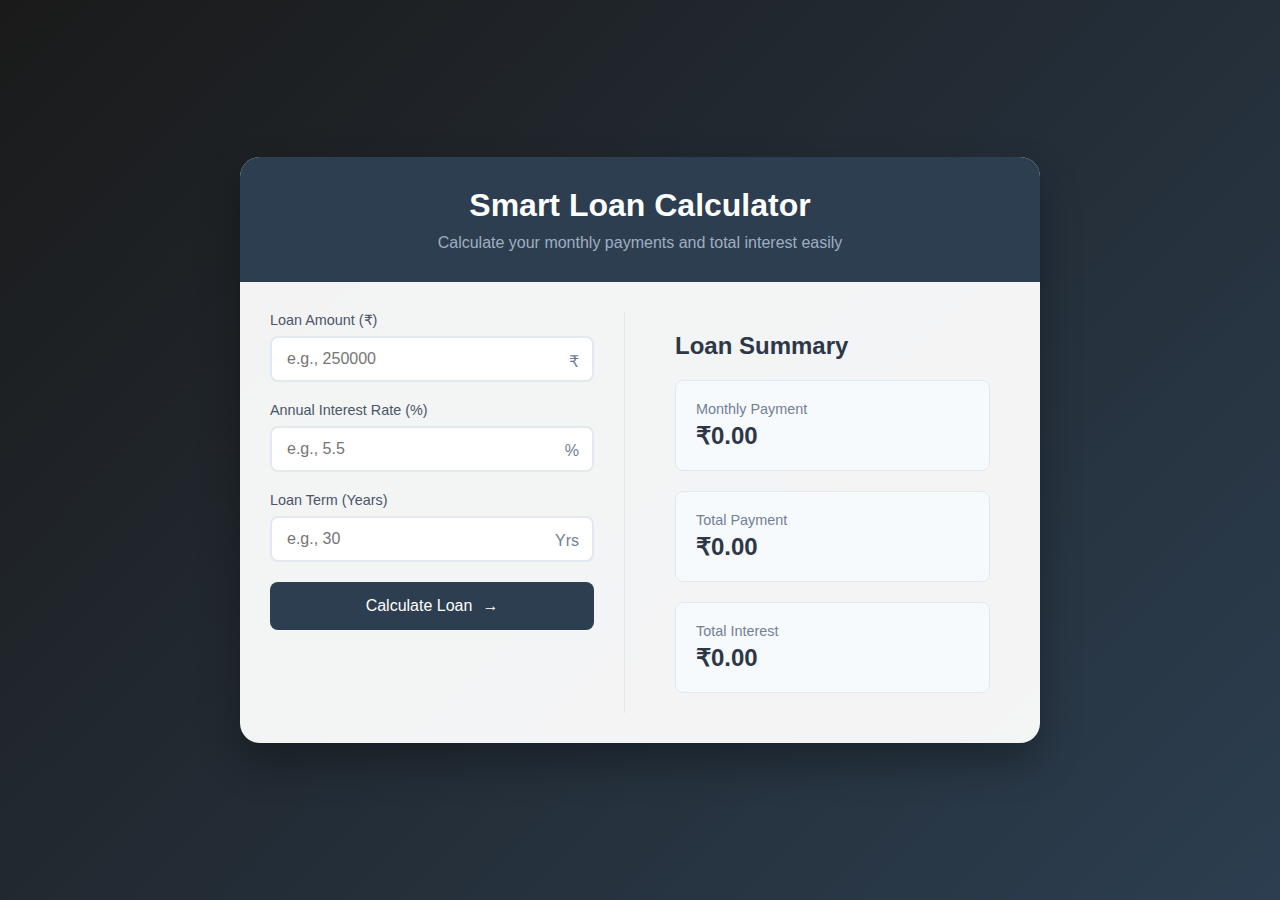
<file: Loan Calculator/index.html>
<!DOCTYPE html>
<html lang="en">
  <head>
    <meta charset="UTF-8" />
    <meta name="viewport" content="width=device-width, initial-scale=1.0" />
    <title>Smart Loan Calculator</title>
    <link rel="stylesheet" href="styles.css" />
  </head>
  <body>
    <div class="container">
      <div class="calculator">
        <div class="calculator-header">
          <h2>Smart Loan Calculator</h2>
          <p class="subtitle">
            Calculate your monthly payments and total interest easily
          </p>
        </div>

        <div class="calculator-body">
          <div class="input-section">
            <div class="input-group">
              <label for="amount">Loan Amount (₹)</label>
              <input type="number" id="amount" placeholder="e.g., 250000" />
              <span class="input-icon">₹</span>
            </div>
            <div class="input-group">
              <label for="interest">Annual Interest Rate (%)</label>
              <input
                type="number"
                id="interest"
                step="0.1"
                placeholder="e.g., 5.5"
              />
              <span class="input-icon">%</span>
            </div>
            <div class="input-group">
              <label for="years">Loan Term (Years)</label>
              <input type="number" id="years" placeholder="e.g., 30" />
              <span class="input-icon">Yrs</span>
            </div>
            <button id="calculateBtn">
              Calculate Loan <span class="button-icon">→</span>
            </button>
          </div>

          <div class="results" id="results">
            <h3>Loan Summary</h3>
            <div class="result-grid">
              <div class="result-item">
                <span class="result-label">Monthly Payment</span>
                <span class="result-value" id="monthly">₹0.00</span>
              </div>
              <div class="result-item">
                <span class="result-label">Total Payment</span>
                <span class="result-value" id="total">₹0.00</span>
              </div>
              <div class="result-item">
                <span class="result-label">Total Interest</span>
                <span class="result-value" id="totalInterest">₹0.00</span>
              </div>
            </div>
          </div>
        </div>
      </div>
    </div>
    <script src="script.js"></script>
  </body>
</html>
</file>
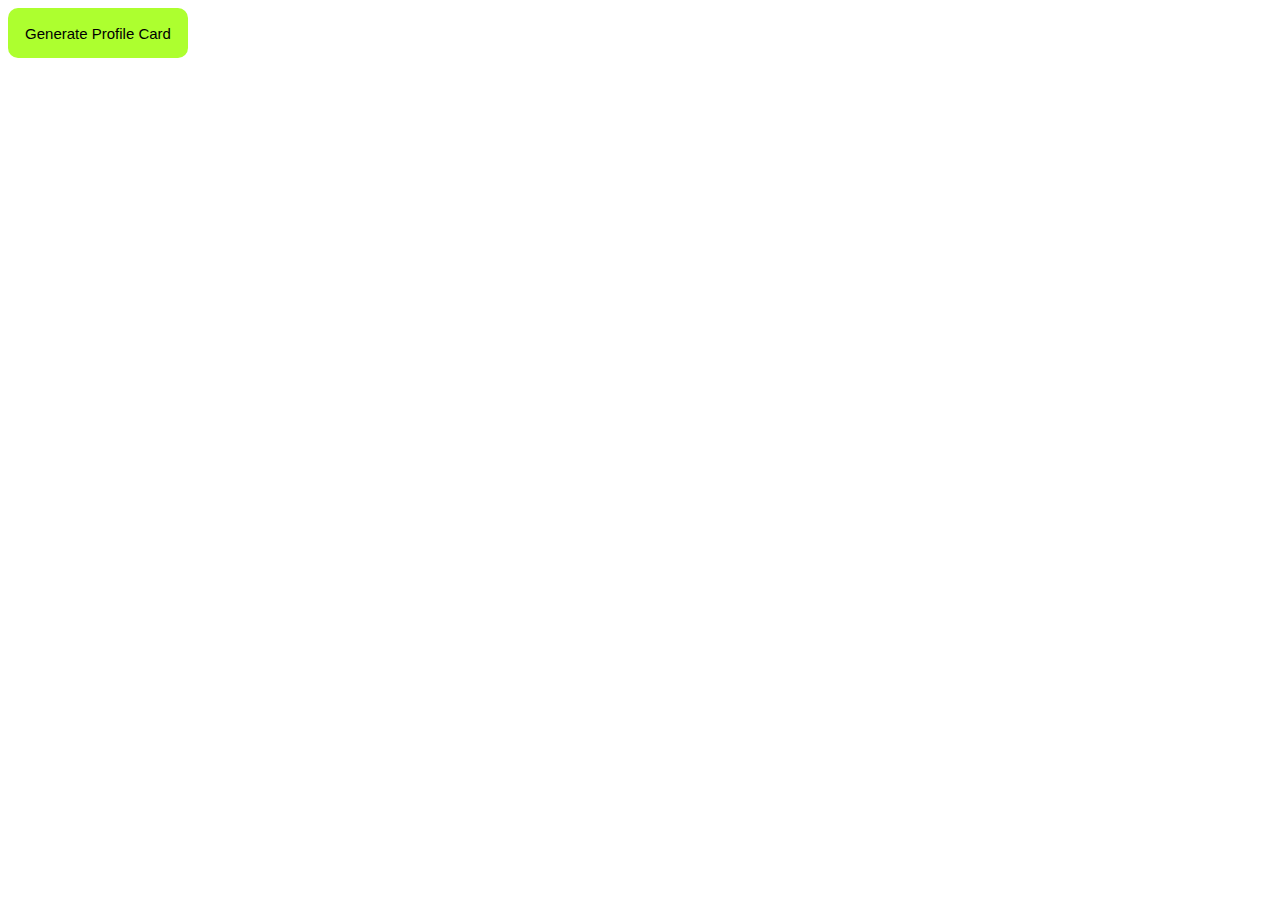
<file: profileCardGenerator/index.html>
<!DOCTYPE html>
<html lang="en">
<head>
    <meta charset="UTF-8">
    <meta name="viewport" content="width=device-width, initial-scale=1.0">
    <link rel="stylesheet" href="style.css">
    <title>Profile card</title>
</head>
<body>
    <div id="app" class="app"></div>
    <button id="generateBtn" class="generateBtn">Generate Profile Card</button>
    <script src ='script.js'></script>
</body>
</html>
</file>
<file: Loan Calculator/styles.css>
* {
  margin: 0;
  padding: 0;
  box-sizing: border-box;
  font-family: "Inter", sans-serif;
}

.container {
  min-height: 100vh;
  background: linear-gradient(135deg, #1a1a1a, #2c3e50);
  display: flex;
  justify-content: center;
  align-items: center;
  padding: 20px;
}

.calculator {
  background: rgba(255, 255, 255, 0.95);
  border-radius: 20px;
  box-shadow: 0 20px 40px rgba(0, 0, 0, 0.3);
  width: 100%;
  max-width: 800px;
  overflow: hidden;
}

.calculator-header {
  background: #2c3e50;
  padding: 30px;
  text-align: center;
  color: white;
}

.calculator-header h2 {
  font-size: 2rem;
  margin-bottom: 10px;
}

.subtitle {
  color: #a0aec0;
  font-size: 1rem;
}

.calculator-body {
  padding: 30px;
  display: grid;
  grid-template-columns: 1fr 1fr;
  gap: 30px;
}

.input-section {
  padding-right: 30px;
  border-right: 1px solid #e2e8f0;
}

.input-group {
  margin-bottom: 20px;
  position: relative;
}

.input-group label {
  display: block;
  color: #4a5568;
  margin-bottom: 8px;
  font-size: 0.9rem;
  font-weight: 500;
}

.input-group input {
  width: 100%;
  padding: 12px 35px 12px 15px;
  border: 2px solid #e2e8f0;
  border-radius: 8px;
  font-size: 1rem;
  transition: all 0.3s ease;
}

.input-group input:focus {
  outline: none;
  border-color: #2c3e50;
  box-shadow: 0 0 0 3px rgba(44, 62, 80, 0.1);
}

.input-icon {
  position: absolute;
  right: 15px;
  top: 40px;
  color: #718096;
}

button {
  width: 100%;
  padding: 15px;
  background: #2c3e50;
  color: white;
  border: none;
  border-radius: 8px;
  font-size: 1rem;
  cursor: pointer;
  transition: all 0.3s ease;
  display: flex;
  align-items: center;
  justify-content: center;
  gap: 10px;
}

button:hover {
  background: #1a252f;
  transform: translateY(-2px);
}

.results {
  padding: 20px;
}

.results h3 {
  color: #2d3748;
  margin-bottom: 20px;
  font-size: 1.5rem;
}

.result-grid {
  display: grid;
  gap: 20px;
}

.result-item {
  background: #f7fafc;
  padding: 20px;
  border-radius: 8px;
  border: 1px solid #e2e8f0;
}

.result-label {
  display: block;
  color: #718096;
  font-size: 0.9rem;
  margin-bottom: 5px;
}

.result-value {
  display: block;
  color: #2d3748;
  font-size: 1.5rem;
  font-weight: bold;
}

@media (max-width: 768px) {
  .calculator-body {
    grid-template-columns: 1fr;
  }

  .input-section {
    padding-right: 0;
    border-right: none;
    border-bottom: 1px solid #e2e8f0;
    padding-bottom: 30px;
  }
}
</file>
<file: profileCardGenerator/style.css>
.generateBtn{
    background-color: greenyellow;
    color: black;
    width: 180px;
    height: 50px;
    border:none;
    border-radius: 10px;
    font-size: 15px;
    margin-right: 0;
    margin-top:0;
}
img{
    width:130px;
    height:80px;
}

.profileCard{
    width: 400px;
    height: 500px;
    border: 1px solid black;
}
</file>
